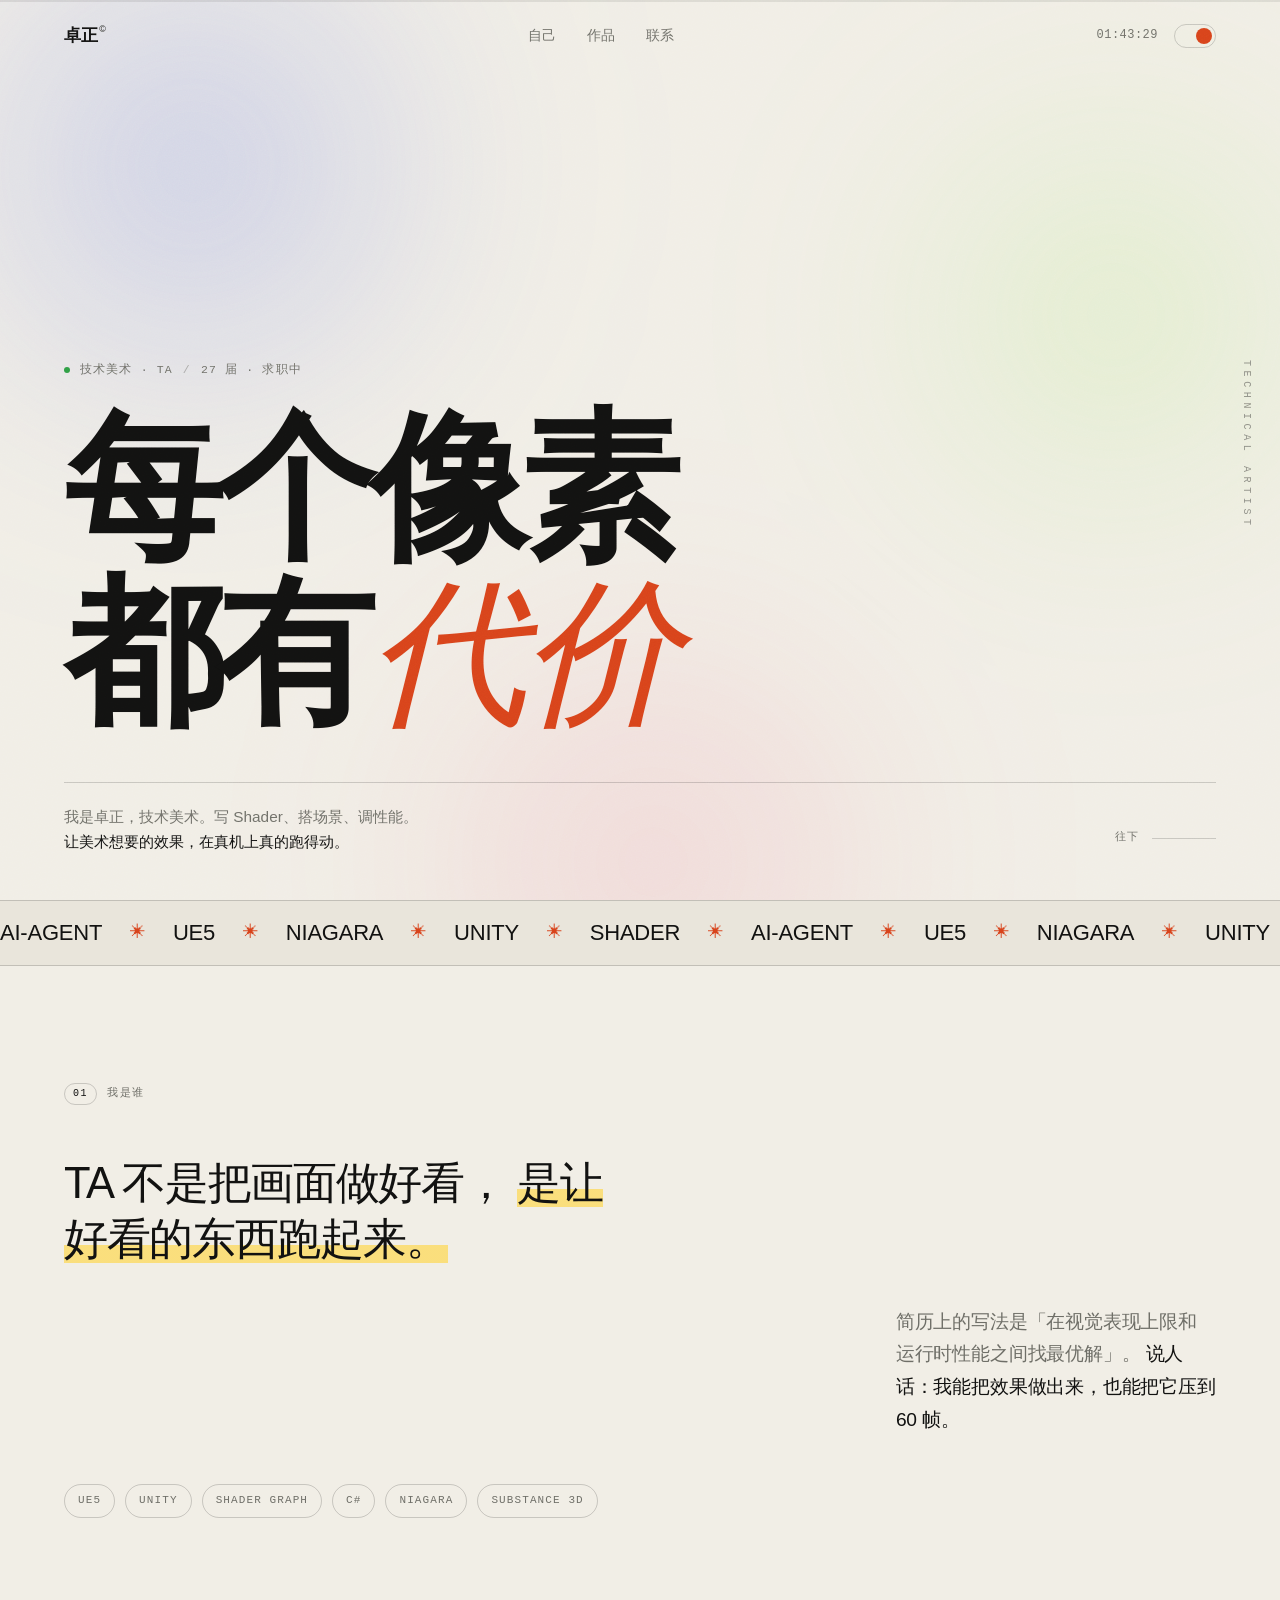
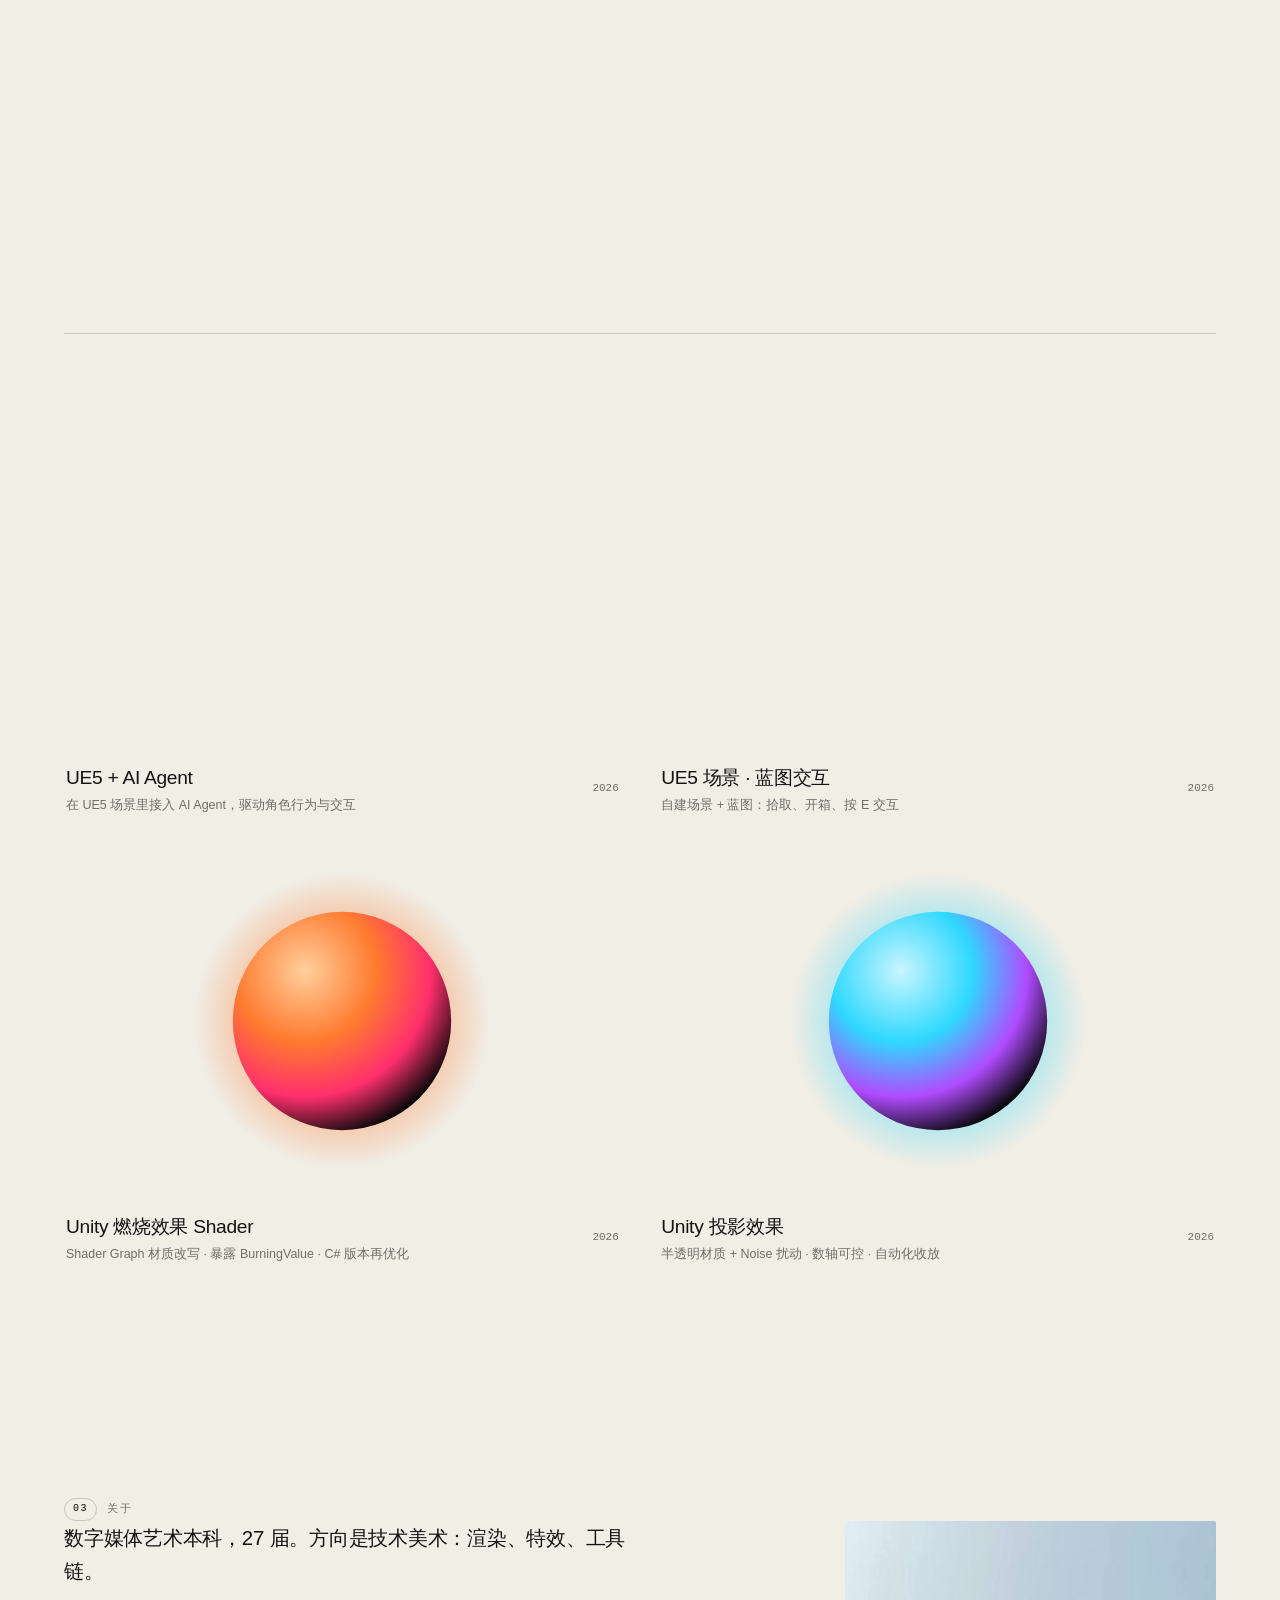
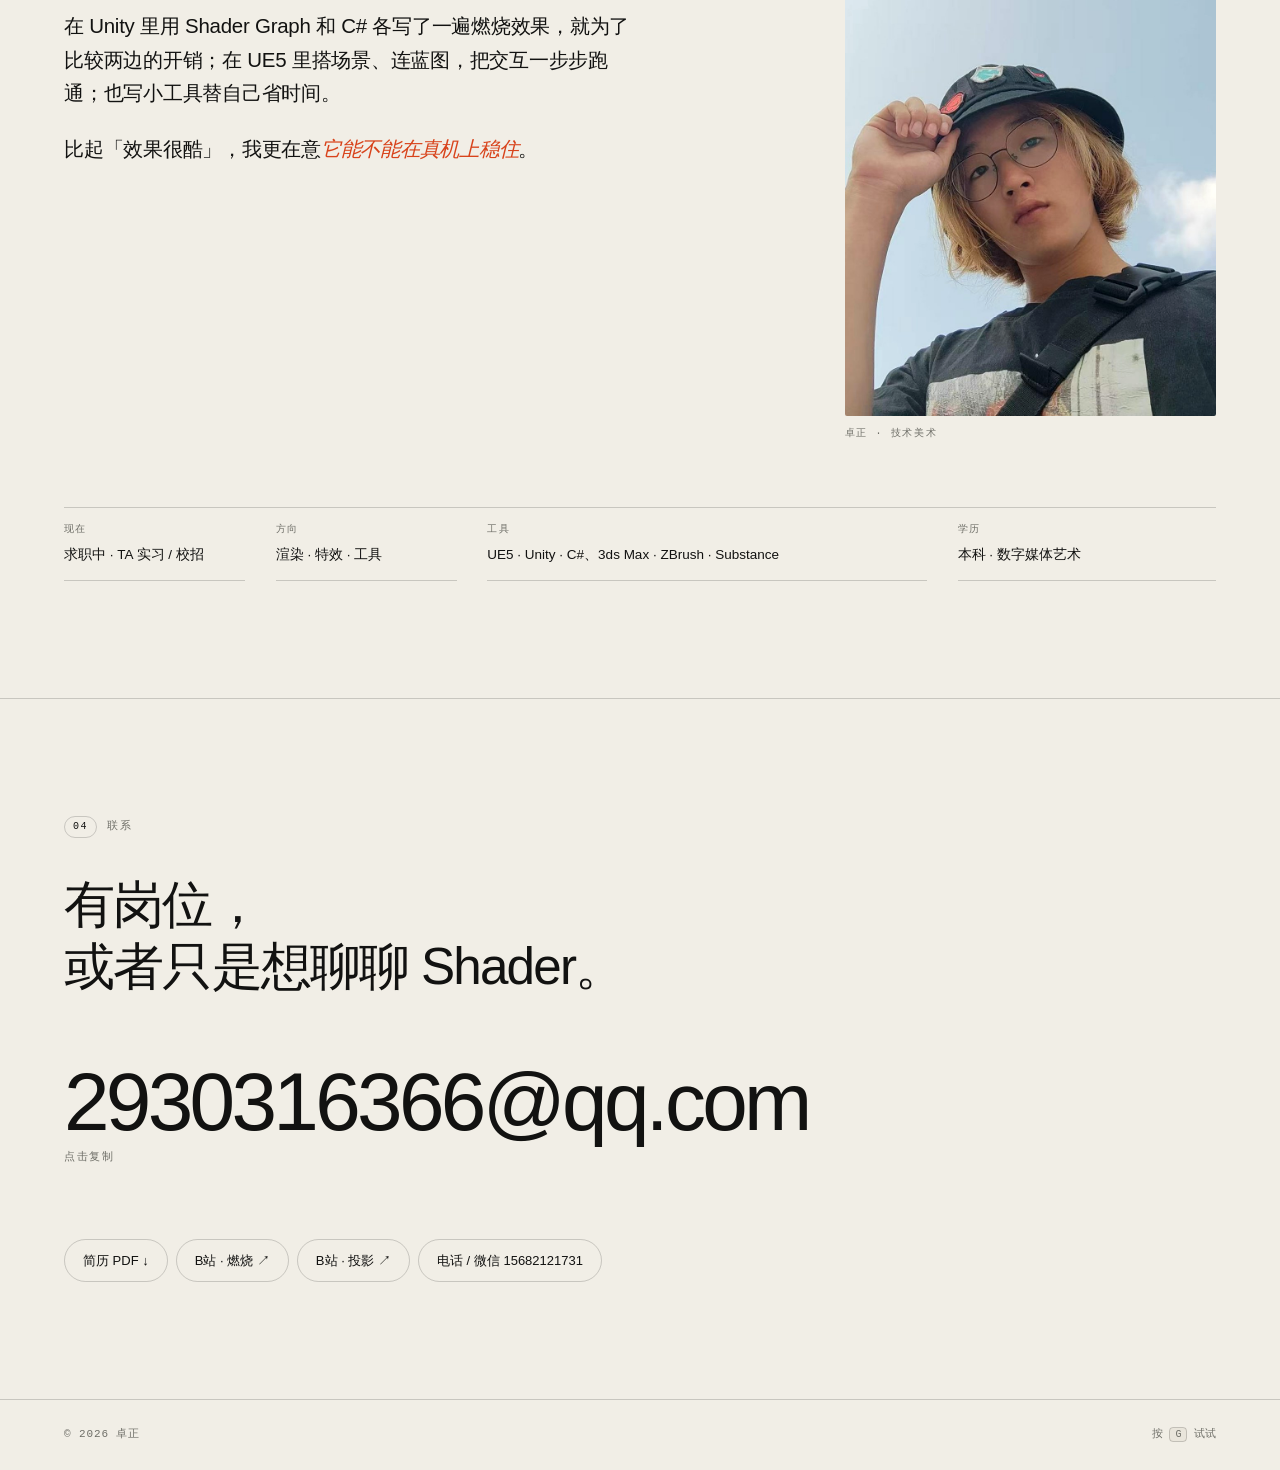
<file: index.html>
﻿<!DOCTYPE html>
<html lang="zh-CN" data-theme="dark">
<head>
<meta charset="UTF-8" />
<script>document.documentElement.classList.add('js');</script>
<meta name="viewport" content="width=device-width, initial-scale=1, viewport-fit=cover" />
<title>卓正 — 技术美术 TA</title>
<meta name="description" content="卓正的技术美术作品集。UE5 / Unity 的 Shader、场景、特效与工具链。在好看的画面和跑得动的帧率之间，找能交付的平衡点。" />
<meta property="og:title" content="卓正 — 技术美术 TA" />
<meta property="og:description" content="每个像素都有代价。UE5 / Unity · Shader · 场景 · 特效。" />
<meta property="og:type" content="website" />
<meta property="og:image" content="assets/og.png" />
<meta name="twitter:card" content="summary_large_image" />
<meta name="twitter:image" content="assets/og.png" />
<meta name="author" content="卓正" />
<meta name="theme-color" content="#0b0b0c" />
<script>
try {
  var t = localStorage.getItem('zz-theme');
  if (!t) t = matchMedia('(prefers-color-scheme: light)').matches ? 'light' : 'dark';
  document.documentElement.dataset.theme = t;
} catch (e) {}
</script>
<link rel="stylesheet" href="assets/style.css?v=6" />
<link rel="icon" href="data:image/svg+xml,<svg xmlns='http://www.w3.org/2000/svg' viewBox='0 0 100 100'><rect width='100' height='100' fill='%230b0b0c'/><circle cx='50' cy='50' r='24' fill='%23c8ff4d'/></svg>" />
</head>
<body>

<!-- 载入遮罩 -->
<div class="preloader" id="preloader" aria-hidden="true">
  <div class="preloader__inner">
    <span class="preloader__name"><i>Z</i><i>Z</i><i>Z</i></span>
    <span class="preloader__count" id="count">00</span>
  </div>
  <div class="preloader__bar"><i id="preBar"></i></div>
</div>

<!-- 光标 -->
<div class="cursor" id="cursor" aria-hidden="true"><span class="cursor__dot"></span><span class="cursor__ring"></span></div>

<!-- 滚动进度 -->
<div class="scrollbar" aria-hidden="true"><i id="scrollProgress"></i></div>

<!-- 背景光晕 -->
<div class="aurora" aria-hidden="true">
  <span class="aurora__blob aurora__blob--a"></span>
  <span class="aurora__blob aurora__blob--b"></span>
  <span class="aurora__blob aurora__blob--c"></span>
</div>
<div class="grain" aria-hidden="true"></div>

<a class="skip" href="#work">跳到作品</a>

<header class="nav" id="nav">
  <a class="nav__logo" href="#top" data-magnet>
    <span class="nav__mark">卓正</span><sup>©</sup>
  </a>
  <nav class="nav__links" aria-label="主导航">
    <a href="#about" data-cursor="读">自己</a>
    <a href="#work" data-cursor="看">作品</a>
    <a href="#contact" data-cursor="聊">联系</a>
  </nav>
  <div class="nav__right">
    <span class="nav__clock" id="clock" aria-label="本地时间">--:--:--</span>
    <button class="switch" id="themeBtn" type="button" aria-label="切换明暗主题" aria-pressed="false">
      <span class="switch__dot"></span>
    </button>
  </div>
</header>

<main id="top">

  <!-- ============ HERO ============ -->
  <section class="hero">
    <div class="hero__meta">
      <span class="dot-live" aria-hidden="true"></span>
      <span>技术美术 · TA</span>
      <span class="hero__sep">/</span>
      <span>27 届 · 求职中</span>
    </div>

    <h1 class="hero__title" data-split>
      每个像素<br />都有<span class="serif">代价</span>
    </h1>

    <div class="hero__bottom">
      <p class="hero__lede">
        我是卓正，技术美术。写 Shader、搭场景、调性能。<br />
        <em>让美术想要的效果，在真机上真的跑得动。</em>
      </p>
      <a class="scroll-cue" href="#manifesto" data-cursor="↓">
        <span>往下</span>
        <span class="scroll-cue__line" aria-hidden="true"></span>
      </a>
    </div>

    <div class="hero__grain-word" aria-hidden="true">TECHNICAL ARTIST</div>
  </section>

  <!-- ============ 走马灯 ============ -->
  <div class="marquee" aria-hidden="true">
    <div class="marquee__track">
      <span>AI-AGENT</span><i>✳</i><span>UE5</span><i>✳</i><span>NIAGARA</span><i>✳</i><span>UNITY</span><i>✳</i><span>SHADER</span><i>✳</i>
      <span>AI-AGENT</span><i>✳</i><span>UE5</span><i>✳</i><span>NIAGARA</span><i>✳</i><span>UNITY</span><i>✳</i><span>SHADER</span><i>✳</i>
      <span>AI-AGENT</span><i>✳</i><span>UE5</span><i>✳</i><span>NIAGARA</span><i>✳</i><span>UNITY</span><i>✳</i><span>SHADER</span><i>✳</i>
      <span>AI-AGENT</span><i>✳</i><span>UE5</span><i>✳</i><span>NIAGARA</span><i>✳</i><span>UNITY</span><i>✳</i><span>SHADER</span><i>✳</i>
    </div>
  </div>

  <!-- ============ 宣言 ============ -->
  <section class="section manifesto" id="manifesto">
    <p class="label" data-reveal><span>01</span> 我是谁</p>
    <p class="manifesto__text" data-reveal>
      TA 不是把画面做好看，
      <span class="hl">是让好看的东西跑起来。</span>
    </p>
    <p class="manifesto__text manifesto__text--sub" data-reveal>
      简历上的写法是「在视觉表现上限和运行时性能之间找最优解」。
      <em>说人话：我能把效果做出来，也能把它压到 60 帧。</em>
    </p>
    <ul class="pills" data-reveal>
      <li>UE5</li>
      <li>Unity</li>
      <li>Shader Graph</li>
      <li>C#</li>
      <li>Niagara</li>
      <li>Substance 3D</li>
    </ul>
  </section>

  <!-- ============ 作品 ============ -->
  <section class="section work" id="work">
    <div class="section__head">
      <p class="label" data-reveal><span>02</span> 精选作品</p>
      <h2 class="section__title" data-reveal>做出来的<br class="br-sm" />东西</h2>
      <p class="section__note" data-reveal>2026 · 点开看演示视频<br />（视频在 B 站）</p>
    </div>

    <div class="cards">
      <a class="card" href="https://www.bilibili.com/video/BV1PQsP6HEyo" target="_blank" rel="noopener"
         data-video="BV1PQsP6HEyo" data-video-title="UE5 + AI Agent" data-cursor="看">
        <div class="card__media" data-reveal="clip">
          <span class="orb"><svg viewBox="0 0 200 200" aria-hidden="true">
            <defs>
              <radialGradient id="og1" cx="50%" cy="50%" r="50%">
                <stop offset="52%" stop-color="#a78bfa" stop-opacity=".50"/>
                <stop offset="100%" stop-color="#a78bfa" stop-opacity="0"/>
              </radialGradient>
              <radialGradient id="ob1" cx="33%" cy="27%" r="78%">
                <stop offset="0%" stop-color="#d8ccff"/>
                <stop offset="42%" stop-color="#a78bfa"/>
                <stop offset="74%" stop-color="#4453ff"/>
                <stop offset="100%" stop-color="#08080a"/>
              </radialGradient>
            </defs>
            <circle cx="100" cy="100" r="100" fill="url(#og1)"/>
            <circle cx="100" cy="100" r="74" fill="url(#ob1)"/>
          </svg></span>
          <span class="card__view">看视频 <b>↗</b></span>
        </div>
        <div class="card__info">
          <h3>UE5 + AI Agent</h3>
          <p>在 UE5 场景里接入 AI Agent，驱动角色行为与交互</p>
          <span class="card__year">2026</span>
        </div>
      </a>

      <a class="card" href="https://www.bilibili.com/video/BV1WQsP6nEq8" target="_blank" rel="noopener"
         data-video="BV1WQsP6nEq8" data-video-title="UE5 场景搭建 · 交互蓝图" data-cursor="看">
        <div class="card__media" data-reveal="clip">
          <span class="orb"><svg viewBox="0 0 200 200" aria-hidden="true">
            <defs>
              <radialGradient id="og2" cx="50%" cy="50%" r="50%">
                <stop offset="52%" stop-color="#8eff3c" stop-opacity=".50"/>
                <stop offset="100%" stop-color="#8eff3c" stop-opacity="0"/>
              </radialGradient>
              <radialGradient id="ob2" cx="33%" cy="27%" r="78%">
                <stop offset="0%" stop-color="#dcffb0"/>
                <stop offset="42%" stop-color="#8eff3c"/>
                <stop offset="74%" stop-color="#2dd4a7"/>
                <stop offset="100%" stop-color="#08080a"/>
              </radialGradient>
            </defs>
            <circle cx="100" cy="100" r="100" fill="url(#og2)"/>
            <circle cx="100" cy="100" r="74" fill="url(#ob2)"/>
          </svg></span>
          <span class="card__view">看视频 <b>↗</b></span>
        </div>
        <div class="card__info">
          <h3>UE5 场景 · 蓝图交互</h3>
          <p>自建场景 + 蓝图：拾取、开箱、按 E 交互</p>
          <span class="card__year">2026</span>
        </div>
      </a>

      <a class="card" href="https://www.bilibili.com/video/BV1HeYC61Egx" target="_blank" rel="noopener"
         data-video="BV1HeYC61Egx" data-video-title="Unity 燃烧效果 Shader" data-cursor="看">
        <div class="card__media" data-reveal="clip">
          <span class="orb"><svg viewBox="0 0 200 200" aria-hidden="true">
            <defs>
              <radialGradient id="og3" cx="50%" cy="50%" r="50%">
                <stop offset="52%" stop-color="#ff7a2f" stop-opacity=".50"/>
                <stop offset="100%" stop-color="#ff7a2f" stop-opacity="0"/>
              </radialGradient>
              <radialGradient id="ob3" cx="33%" cy="27%" r="78%">
                <stop offset="0%" stop-color="#ffcf9c"/>
                <stop offset="42%" stop-color="#ff7a2f"/>
                <stop offset="74%" stop-color="#ff2f6d"/>
                <stop offset="100%" stop-color="#08080a"/>
              </radialGradient>
            </defs>
            <circle cx="100" cy="100" r="100" fill="url(#og3)"/>
            <circle cx="100" cy="100" r="74" fill="url(#ob3)"/>
          </svg></span>
          <span class="card__view">看视频 <b>↗</b></span>
        </div>
        <div class="card__info">
          <h3>Unity 燃烧效果 Shader</h3>
          <p>Shader Graph 材质改写 · 暴露 BurningValue · C# 版本再优化</p>
          <span class="card__year">2026</span>
        </div>
      </a>

      <a class="card" href="https://www.bilibili.com/video/BV1neYC6yE1d" target="_blank" rel="noopener"
         data-video="BV1neYC6yE1d" data-video-title="Unity 投影效果" data-cursor="看">
        <div class="card__media" data-reveal="clip">
          <span class="orb"><svg viewBox="0 0 200 200" aria-hidden="true">
            <defs>
              <radialGradient id="og4" cx="50%" cy="50%" r="50%">
                <stop offset="52%" stop-color="#2fd8ff" stop-opacity=".50"/>
                <stop offset="100%" stop-color="#2fd8ff" stop-opacity="0"/>
              </radialGradient>
              <radialGradient id="ob4" cx="33%" cy="27%" r="78%">
                <stop offset="0%" stop-color="#c9f5ff"/>
                <stop offset="42%" stop-color="#2fd8ff"/>
                <stop offset="74%" stop-color="#b04bff"/>
                <stop offset="100%" stop-color="#08080a"/>
              </radialGradient>
            </defs>
            <circle cx="100" cy="100" r="100" fill="url(#og4)"/>
            <circle cx="100" cy="100" r="74" fill="url(#ob4)"/>
          </svg></span>
          <span class="card__view">看视频 <b>↗</b></span>
        </div>
        <div class="card__info">
          <h3>Unity 投影效果</h3>
          <p>半透明材质 + Noise 扰动 · 数轴可控 · 自动化收放</p>
          <span class="card__year">2026</span>
        </div>
      </a>
    </div>
  </section>

  <!-- ============ 关于 ============ -->
  <section class="section about" id="about">
    <p class="label" data-reveal><span>03</span> 关于</p>
    <div class="about__grid">
      <div class="about__body">
        <p data-reveal>数字媒体艺术本科，27 届。方向是技术美术：渲染、特效、工具链。</p>
        <p data-reveal>在 Unity 里用 Shader Graph 和 C# 各写了一遍燃烧效果，就为了比较两边的开销；在 UE5 里搭场景、连蓝图，把交互一步步跑通；也写小工具替自己省时间。</p>
        <p data-reveal>比起「效果很酷」，我更在意<em>它能不能在真机上稳住</em>。</p>
      </div>

      <figure class="about__portrait" data-reveal>
        <img src="assets/work/portrait.jpg" alt="卓正的照片" width="900" height="1200" loading="lazy" />
        <figcaption>卓正 · 技术美术</figcaption>
      </figure>

      <dl class="about__stats" data-reveal>
        <div><dt>现在</dt><dd>求职中 · TA 实习 / 校招</dd></div>
        <div><dt>方向</dt><dd>渲染 · 特效 · 工具</dd></div>
        <div><dt>工具</dt><dd>UE5 · Unity · C#、3ds Max · ZBrush · Substance</dd></div>
        <div><dt>学历</dt><dd>本科 · 数字媒体艺术</dd></div>
      </dl>
    </div>
  </section>

  <!-- ============ 联系 ============ -->
  <section class="section contact" id="contact">
    <p class="label" data-reveal><span>04</span> 联系</p>
    <p class="contact__say" data-reveal>有岗位，<br />或者只是想聊聊 Shader。</p>
    <button class="contact__mail" id="mailBtn" data-magnet data-cursor="复制" type="button" aria-label="复制邮箱地址">
      <span class="contact__mail-text">2930316366@qq.com</span>
      <span class="contact__mail-hint">点击复制</span>
    </button>
    <div class="contact__links" data-reveal>
      <a href="assets/resume.pdf" target="_blank" rel="noopener" data-magnet>简历 PDF ↓</a>
      <a href="https://www.bilibili.com/video/BV1HeYC61Egx" target="_blank" rel="noopener" data-magnet>B站 · 燃烧 ↗</a>
      <a href="https://www.bilibili.com/video/BV1neYC6yE1d" target="_blank" rel="noopener" data-magnet>B站 · 投影 ↗</a>
      <a href="tel:15682121731" data-magnet>电话 / 微信 15682121731</a>
    </div>
  </section>

</main>

<footer class="foot">
  <div class="foot__row">
    <span>© 2026 卓正</span>
    <button class="foot__egg" id="chaosBtn" type="button" aria-pressed="false">按 <kbd>G</kbd> 试试</button>
  </div>
</footer>

<div class="toast" id="toast" role="status" aria-live="polite"></div>

<!-- 视频灯箱 -->
<div class="lightbox" id="lightbox" role="dialog" aria-modal="true" aria-label="作品视频" aria-hidden="true" tabindex="-1">
  <button class="lightbox__close" id="lbClose" type="button" aria-label="关闭视频">✕</button>
  <div class="lightbox__frame">
    <iframe id="lbFrame" title="作品视频" src="about:blank"
            allow="autoplay; fullscreen; picture-in-picture" allowfullscreen referrerpolicy="no-referrer"></iframe>
  </div>
  <p class="lightbox__cap" id="lbCap"></p>
</div>

<script src="assets/main.js?v=6"></script>
</body>
</html>
</file>
<file: assets/style.css>
/* =========================================================
   ZZ — portfolio
   手写 CSS，无框架、无图片素材
   ========================================================= */

/* ---------- tokens ---------- */
:root {
  --bg: #0b0b0c;
  --bg-soft: #111113;
  --fg: #f2efe8;
  --muted: #8b8b86;
  --line: rgba(242, 239, 232, .14);
  --line-soft: rgba(242, 239, 232, .07);
  --accent: #c8ff4d;
  --accent-ink: #0b0b0c;
  --accent-2: #ff5c35;

  --font-sans: "Inter", "Helvetica Neue", Helvetica, Arial,
    "PingFang SC", "Hiragino Sans GB", "Microsoft YaHei", sans-serif;
  --font-serif: "Georgia", "Times New Roman", "Songti SC", "Noto Serif SC", serif;
  --font-mono: "SFMono-Regular", ui-monospace, "Cascadia Mono", Consolas, monospace;

  --pad: clamp(20px, 5vw, 72px);
  --gap: clamp(16px, 2.5vw, 40px);
  --sec: clamp(88px, 13vh, 176px);

  --ease: cubic-bezier(.16, 1, .3, 1);
  --ease-io: cubic-bezier(.65, .05, .36, 1);
}

html[data-theme="light"] {
  --bg: #f1eee6;
  --bg-soft: #e9e5db;
  --fg: #121211;
  --muted: #6f6f68;
  --line: rgba(18, 18, 17, .18);
  --line-soft: rgba(18, 18, 17, .09);
  --accent: #1b1b19;
  --accent-ink: #f1eee6;
  --accent-2: #d8431b;
}

/* ---------- reset ---------- */
*, *::before, *::after { box-sizing: border-box; }

html {
  -webkit-text-size-adjust: 100%;
  scroll-behavior: smooth;
  scroll-padding-top: 84px;
}

body {
  margin: 0;
  background: var(--bg);
  color: var(--fg);
  font-family: var(--font-sans);
  font-size: clamp(15px, .55vw + 13px, 18px);
  line-height: 1.62;
  font-weight: 400;
  overflow-x: hidden;
  -webkit-font-smoothing: antialiased;
  transition: background-color .6s var(--ease), color .6s var(--ease);
}

body.is-loading { overflow: hidden; }

h1, h2, h3, p, dl, dd, ul { margin: 0; }
ul { padding: 0; list-style: none; }
a { color: inherit; text-decoration: none; }
button { font: inherit; color: inherit; background: none; border: 0; padding: 0; cursor: pointer; }
canvas { display: block; width: 100%; height: 100%; }

::selection { background: var(--accent); color: var(--accent-ink); }

:focus-visible {
  outline: 2px solid var(--accent-2);
  outline-offset: 4px;
  border-radius: 2px;
}

.serif { font-family: var(--font-serif); font-style: italic; font-weight: 400; }

.skip {
  position: fixed; top: 8px; left: 8px; z-index: 999;
  padding: 10px 16px; background: var(--fg); color: var(--bg);
  transform: translateY(-160%); transition: transform .3s var(--ease);
}
.skip:focus { transform: none; }

/* ---------- 光标 ---------- */
.cursor {
  position: fixed; inset: 0 auto auto 0; z-index: 9600;
  pointer-events: none; mix-blend-mode: difference;
  opacity: 0; transition: opacity .3s;
  will-change: transform;
}
.cursor.is-on { opacity: 1; }
.cursor__dot,
.cursor__ring {
  position: absolute; top: 0; left: 0; border-radius: 50%;
  transform: translate(-50%, -50%);
}
.cursor__dot { width: 6px; height: 6px; background: #fff; }
.cursor__ring {
  width: 34px; height: 34px; border: 1px solid rgba(255, 255, 255, .75);
  transition: width .35s var(--ease), height .35s var(--ease),
              border-color .35s, background-color .35s;
}
.cursor.is-hover .cursor__ring {
  width: 62px; height: 62px; border-color: transparent;
  background: rgba(255, 255, 255, .92);
}
.cursor.is-hover .cursor__dot { opacity: 0; }
.cursor__label {
  position: absolute; top: 0; left: 0; transform: translate(-50%, -50%);
  font-size: 11px; letter-spacing: .08em; color: #0b0b0c; text-transform: uppercase;
  opacity: 0; transition: opacity .2s; white-space: nowrap;
}
.cursor.is-hover .cursor__label { opacity: 1; }

@media (pointer: fine) {
  body.has-cursor, body.has-cursor a, body.has-cursor button { cursor: none; }
}

/* ---------- 进度条 ---------- */
.scrollbar {
  position: fixed; top: 0; left: 0; right: 0; height: 2px; z-index: 800;
  background: var(--line-soft);
}
.scrollbar i {
  display: block; height: 100%; background: var(--accent);
  transform: scaleX(0); transform-origin: 0 50%;
}

/* ---------- 背景 ---------- */
.aurora {
  position: fixed; inset: 0; z-index: -2; overflow: hidden;
  pointer-events: none; opacity: .34;
}
.aurora__blob {
  position: absolute; border-radius: 50%;
  filter: blur(110px);
  will-change: transform;
}
.aurora__blob--a {
  width: 46vw; height: 46vw; left: -8vw; top: -10vw;
  background: radial-gradient(circle, #3c5cff 0%, transparent 68%);
  animation: drift-a 26s var(--ease-io) infinite alternate;
}
.aurora__blob--b {
  width: 38vw; height: 38vw; right: -6vw; top: 8vh;
  background: radial-gradient(circle, #8eff3c 0%, transparent 70%);
  animation: drift-b 32s var(--ease-io) infinite alternate;
  opacity: .75;
}
.aurora__blob--c {
  width: 42vw; height: 42vw; left: 30vw; bottom: -18vw;
  background: radial-gradient(circle, #ff2f6d 0%, transparent 70%);
  animation: drift-c 29s var(--ease-io) infinite alternate;
  opacity: .6;
}
@keyframes drift-a { to { transform: translate3d(12vw, 8vh, 0) scale(1.2); } }
@keyframes drift-b { to { transform: translate3d(-14vw, 14vh, 0) scale(.85); } }
@keyframes drift-c { to { transform: translate3d(-10vw, -12vh, 0) scale(1.15); } }

html[data-theme="light"] .aurora { opacity: .28; mix-blend-mode: multiply; }

/* 颗粒 */
.grain {
  position: fixed; inset: 0; z-index: 8500; pointer-events: none;
  opacity: .32; mix-blend-mode: overlay;
  background-image: url("data:image/svg+xml,%3Csvg xmlns='http://www.w3.org/2000/svg' width='160' height='160'%3E%3Cfilter id='n'%3E%3CfeTurbulence type='fractalNoise' baseFrequency='.82' numOctaves='3' stitchTiles='stitch'/%3E%3C/filter%3E%3Crect width='160' height='160' filter='url(%23n)' opacity='.5'/%3E%3C/svg%3E");
  animation: grain 8s steps(6) infinite;
}
@keyframes grain {
  0%, 100% { transform: translate(0, 0); }
  20% { transform: translate(-2%, 1%); }
  40% { transform: translate(1%, -2%); }
  60% { transform: translate(-1%, -1%); }
  80% { transform: translate(2%, 2%); }
}

/* ---------- 载入 ---------- */
.preloader {
  position: fixed; inset: 0; z-index: 9500;
  display: none; flex-direction: column; justify-content: flex-end;
  background: #0b0b0c; color: #f2efe8;
  padding: var(--pad);
  transition: transform 1s var(--ease), opacity .6s ease .3s;
}
.preloader.is-done { transform: translateY(-101%); opacity: .4; }
html.js .preloader { display: flex; }
.preloader__inner {
  display: flex; align-items: flex-end; justify-content: space-between; gap: 20px;
}
.preloader__name {
  display: flex; align-items: flex-end; gap: .02em;
  font-size: clamp(52px, 12vw, 176px); font-weight: 600;
  letter-spacing: -.06em; line-height: .82;
  opacity: 0; transform: translateY(40px);
  animation: rise .9s var(--ease) .1s forwards;
}
/* 三个 Z，由大到小 */
.preloader__name i { display: block; font-style: normal; }
.preloader__name i:nth-child(1) { font-size: 1em; }
.preloader__name i:nth-child(2) { font-size: .6em; }
.preloader__name i:nth-child(3) { font-size: .36em; color: var(--accent); margin-left: .06em; }
.preloader__count {
  font-family: var(--font-mono); font-size: clamp(14px, 2vw, 22px);
  color: #c8ff4d; letter-spacing: .06em;
}
.preloader__bar {
  margin-top: 24px; height: 1px; background: rgba(255, 255, 255, .15);
}
.preloader__bar i {
  display: block; height: 100%; width: 0%; background: #c8ff4d;
  transition: width .2s linear;
}
@keyframes rise { to { opacity: 1; transform: none; } }

/* ---------- 导航 ---------- */
.nav {
  position: fixed; top: 0; left: 0; right: 0; z-index: 700;
  display: flex; align-items: center; justify-content: space-between;
  gap: 24px; height: 72px; padding: 0 var(--pad);
  border-bottom: 1px solid transparent;
  transition: background-color .4s, border-color .4s, transform .5s var(--ease);
}
.nav.is-solid {
  background: var(--bg);
  background: color-mix(in srgb, var(--bg) 72%, transparent);
  backdrop-filter: blur(14px) saturate(1.4);
  -webkit-backdrop-filter: blur(14px) saturate(1.4);
  border-bottom-color: var(--line);
}
.nav.is-hidden { transform: translateY(-100%); }

.nav__logo {
  display: inline-flex; align-items: flex-start; gap: 2px;
  font-weight: 700; font-size: 17px; letter-spacing: -.02em;
  padding: 8px 0;
}
.nav__logo sup { font-size: 9px; font-weight: 400; top: .2em; color: var(--accent); }
.nav__mark { position: relative; }

.nav__links { display: flex; gap: clamp(14px, 2.4vw, 34px); font-size: 14px; }
.nav__links a {
  position: relative; padding: 6px 0; color: var(--muted);
  transition: color .3s;
}
.nav__links a::after {
  content: ""; position: absolute; left: 0; bottom: 0; width: 100%; height: 1px;
  background: currentColor; transform: scaleX(0); transform-origin: 100% 50%;
  transition: transform .45s var(--ease);
}
.nav__links a:hover { color: var(--fg); }
.nav__links a:hover::after { transform: scaleX(1); transform-origin: 0 50%; }

.nav__right { display: flex; align-items: center; gap: 16px; }
.nav__clock {
  font-family: var(--font-mono); font-size: 12px; color: var(--muted);
  letter-spacing: .04em; font-variant-numeric: tabular-nums;
}

.switch {
  width: 42px; height: 24px; border: 1px solid var(--line); border-radius: 999px;
  position: relative; transition: border-color .3s;
}
.switch__dot {
  position: absolute; top: 3px; left: 3px; width: 16px; height: 16px; border-radius: 50%;
  background: var(--fg); transition: transform .45s var(--ease), background-color .3s;
}
html[data-theme="light"] .switch__dot { transform: translateX(18px); background: var(--accent-2); }

@media (max-width: 720px) {
  .nav__links { gap: 12px; font-size: 12px; }
  .nav__links a { padding: 4px 0; }
  .nav__clock { display: none; }
  .nav { height: 60px; gap: 12px; }
  .switch { width: 36px; height: 21px; flex: none; }
  .switch__dot { width: 14px; height: 14px; }
  html[data-theme="light"] .switch__dot { transform: translateX(14px); }
}

/* ---------- 通用区块 ---------- */
main { position: relative; }

.section {
  width: min(1560px, 100%);
  margin-inline: auto;
  padding: var(--sec) var(--pad);
}

.label {
  display: flex; align-items: center; gap: 10px;
  font-family: var(--font-mono); font-size: 11px; letter-spacing: .14em;
  text-transform: uppercase; color: var(--muted);
}
.label span {
  color: var(--accent); border: 1px solid var(--line);
  border-radius: 999px; padding: 2px 8px; font-size: 10px;
}
html[data-theme="light"] .label span { color: var(--fg); }

.section__head {
  display: grid;
  grid-template-columns: 1fr auto;
  gap: 12px var(--gap);
  align-items: end;
  padding-bottom: clamp(32px, 5vw, 64px);
  border-bottom: 1px solid var(--line);
  margin-bottom: clamp(32px, 5vw, 64px);
}
.section__head .label { grid-column: 1 / -1; }
.section__title {
  font-size: clamp(38px, 7vw, 92px);
  line-height: .92; letter-spacing: -.045em; font-weight: 600;
}
.section__note {
  font-size: 13px; color: var(--muted); text-align: right;
  max-width: 32ch; justify-self: end; line-height: 1.7;
}
.br-sm { display: none; }

@media (max-width: 720px) {
  .section__head { grid-template-columns: 1fr; }
  .section__note { text-align: left; justify-self: start; }
  .br-sm { display: inline; }
}

/* ---------- HERO ---------- */
.hero {
  position: relative;
  min-height: 100vh;
  min-height: 100svh;
  display: flex; flex-direction: column; justify-content: flex-end;
  padding: 120px var(--pad) clamp(28px, 5vh, 56px);
  width: min(1560px, 100%); margin-inline: auto;
  overflow: hidden;
}

.hero__meta {
  display: flex; align-items: center; flex-wrap: wrap; gap: 10px;
  font-family: var(--font-mono); font-size: 11.5px; letter-spacing: .1em;
  color: var(--muted); text-transform: uppercase;
  opacity: 0; animation: fade 1s ease .9s forwards;
}
.hero__sep { opacity: .5; }
.dot-live {
  width: 6px; height: 6px; border-radius: 50%; background: var(--accent);
  box-shadow: 0 0 0 0 color-mix(in srgb, var(--accent) 60%, transparent);
  animation: pulse 2.4s infinite;
}
html[data-theme="light"] .dot-live { background: #2f9e44; }

@keyframes pulse {
  0% { box-shadow: 0 0 0 0 rgba(200, 255, 77, .55); }
  70%, 100% { box-shadow: 0 0 0 12px rgba(200, 255, 77, 0); }
}
@keyframes fade { to { opacity: 1; } }

.hero__title {
  margin: clamp(16px, 3vh, 36px) 0 clamp(28px, 5vh, 56px);
  font-size: clamp(50px, 12.4vw, 190px);
  line-height: 1.04;
  letter-spacing: -.042em;
  font-weight: 600;
  text-wrap: balance;
}
.hero__title .serif {
  letter-spacing: -.03em;
  color: var(--accent);
}
html[data-theme="light"] .hero__title .serif { color: var(--accent-2); }

/* 逐字 */
.ch {
  display: inline-block;
  opacity: 0;
  transform: translateY(.9em) rotate(4deg);
  transition: opacity .9s var(--ease), transform 1.1s var(--ease);
  transition-delay: calc(var(--i) * 32ms);
  will-change: transform, opacity;
}
.is-ready .ch { opacity: 1; transform: none; }
.ch--space { width: .28em; }

/* 悬浮抖动 */
.hero__title:hover .ch { animation: jitter .5s var(--ease); }
.hero__title:hover .ch:nth-child(odd) { animation-delay: .03s; }
@keyframes jitter {
  0%, 100% { transform: none; }
  40% { transform: translateY(-.045em) rotate(-1.2deg); }
  70% { transform: translateY(.02em) rotate(.8deg); }
}

.hero__bottom {
  display: flex; align-items: flex-end; justify-content: space-between;
  gap: var(--gap); flex-wrap: wrap;
  padding-top: 22px; border-top: 1px solid var(--line);
}
.hero__lede {
  max-width: 46ch; font-size: clamp(14px, 1.2vw, 17px); color: var(--muted);
  opacity: 0; animation: fade 1s ease 1.15s forwards;
}
.hero__lede em { color: var(--fg); font-style: normal; }

.scroll-cue {
  display: inline-flex; align-items: center; gap: 12px;
  font-family: var(--font-mono); font-size: 11px; letter-spacing: .14em;
  color: var(--muted); text-transform: uppercase; padding: 8px 0;
}
.scroll-cue__line {
  display: block; width: 64px; height: 1px; background: var(--line);
  position: relative; overflow: hidden;
}
.scroll-cue__line::after {
  content: ""; position: absolute; inset: 0; background: var(--accent);
  transform: translateX(-100%); animation: swipe 2.6s var(--ease-io) infinite;
}
@keyframes swipe {
  0% { transform: translateX(-100%); }
  55%, 100% { transform: translateX(100%); }
}

.hero__grain-word {
  position: absolute; right: calc(var(--pad) * .4); top: 40%;
  font-family: var(--font-mono);
  font-size: 10px; letter-spacing: .46em; font-weight: 400;
  color: var(--muted); opacity: .75;
  writing-mode: vertical-rl;
  pointer-events: none;
}
@media (max-width: 900px) { .hero__grain-word { display: none; } }

/* ---------- 走马灯 ---------- */
.marquee {
  overflow: hidden; border-block: 1px solid var(--line);
  padding: 14px 0; background: var(--bg-soft);
}
.marquee__track {
  display: flex; align-items: center; gap: 28px; width: max-content;
  animation: slide 26s linear infinite;
  font-size: clamp(15px, 2vw, 22px); letter-spacing: -.01em;
  text-transform: uppercase;
}
.marquee__track i { color: var(--accent); font-style: normal; font-size: .7em; }
html[data-theme="light"] .marquee__track i { color: var(--accent-2); }
.marquee:hover .marquee__track { animation-play-state: paused; }
@keyframes slide { to { transform: translateX(-25%); } }

/* ---------- 宣言 ---------- */
.manifesto { max-width: 1560px; }
.manifesto .label { margin-bottom: clamp(28px, 4vw, 52px); }
.manifesto__text {
  max-width: 24ch;
  font-size: clamp(24px, 3.4vw, 48px);
  line-height: 1.28; letter-spacing: -.03em; font-weight: 500;
  text-wrap: pretty;
}
.manifesto__text--sub {
  margin-top: clamp(24px, 3vw, 40px);
  margin-left: auto; max-width: 30ch;
  font-size: clamp(15px, 1.5vw, 20px); font-weight: 400;
  line-height: 1.7; letter-spacing: -.01em; color: var(--muted);
}
.manifesto__text--sub em { color: var(--fg); font-style: normal; }
.hl {
  background: linear-gradient(transparent 62%, color-mix(in srgb, var(--accent) 45%, transparent) 62%);
  -webkit-box-decoration-break: clone; box-decoration-break: clone;
}
html[data-theme="light"] .hl {
  background: linear-gradient(transparent 62%, color-mix(in srgb, #ffd43b 62%, transparent) 62%);
}

.pills { display: flex; flex-wrap: wrap; gap: 10px; margin-top: clamp(28px, 4vw, 48px); }
.pills li {
  font-family: var(--font-mono); font-size: 11px; letter-spacing: .1em;
  text-transform: uppercase; padding: 7px 13px;
  border: 1px solid var(--line); border-radius: 999px; color: var(--muted);
}

/* ---------- 作品卡 ---------- */
.cards { display: grid; grid-template-columns: repeat(2, 1fr); gap: var(--gap) clamp(16px, 3vw, 40px); }
@media (max-width: 860px) { .cards { grid-template-columns: 1fr; } }

.card { display: block; position: relative; }
.card__media {
  position: relative; height: 0; padding-bottom: 62.5%;
  overflow: visible;
}

/* 四颗渐变圆（SVG 画的，不依赖 CSS 渐变和变量） */
.orb {
  position: absolute; left: 50%; top: 50%;
  width: 53%; height: 0; padding-bottom: 53%;
  transform: translate(-50%, -50%);
  transition: transform 1.1s var(--ease);
}
.orb svg {
  position: absolute; left: 0; top: 0;
  width: 100%; height: 100%;
  overflow: visible;
}
.card:hover .orb { transform: translate(-50%, -50%) scale(1.05); }

.card__view {
  position: absolute; left: 50%; top: 50%;
  transform: translate(-50%, -50%) scale(.85);
  background: var(--fg); color: var(--bg);
  font-size: 12px; letter-spacing: .04em; padding: 10px 16px; border-radius: 999px;
  opacity: 0; transition: opacity .4s var(--ease), transform .5s var(--ease);
  white-space: nowrap; pointer-events: none;
}
.card:hover .card__view { opacity: 1; transform: translate(-50%, -50%) scale(1); }

.card__info {
  display: grid; grid-template-columns: 1fr auto; gap: 2px 16px;
  padding: 16px 2px 0;
}
.card__info h3 {
  font-size: clamp(17px, 1.5vw, 22px); font-weight: 500; letter-spacing: -.015em;
  transition: transform .5s var(--ease);
}
.card:hover .card__info h3 { transform: translateX(6px); }
.card__info p { grid-column: 1; font-size: 12.5px; color: var(--muted); }
.card__year {
  grid-row: 1 / span 2; grid-column: 2; align-self: center;
  font-family: var(--font-mono); font-size: 11px; color: var(--muted);
}

/* ---------- 关于 ---------- */
.about__grid {
  display: grid;
  grid-template-columns: minmax(0, 1fr) clamp(240px, 29vw, 400px);
  gap: clamp(24px, 4vw, 56px) clamp(24px, 4vw, 64px);
  align-items: start;
}
@media (max-width: 860px) { .about__grid { grid-template-columns: 1fr; } }

.about__body { max-width: 58ch; }
.about__body p {
  font-size: clamp(17px, 1.6vw, 22px); line-height: 1.62; letter-spacing: -.012em;
  margin-bottom: 1.1em; color: var(--fg);
}
.about__body p em { color: var(--accent); font-style: italic; font-family: var(--font-serif); }
html[data-theme="light"] .about__body p em { color: var(--accent-2); }

/* 人像：先灰，指针放上去才给颜色 */
.about__portrait { margin: 0; position: relative; }
.about__portrait img {
  display: block; width: 100%; height: auto; object-fit: cover;
  border-radius: 2px;
  filter: saturate(1.04) contrast(1.03);
  transition: transform 1.2s var(--ease), filter .6s;
}
.about__portrait:hover img { transform: scale(1.015); filter: saturate(1.1) contrast(1.04); }
.about__portrait figcaption {
  margin-top: 10px;
  font-family: var(--font-mono); font-size: 10px; letter-spacing: .16em;
  text-transform: uppercase; color: var(--muted);
}
@media (max-width: 860px) {
  .about__portrait { max-width: 240px; order: -1; }
}

.about__stats {
  grid-column: 1 / -1;
  margin-top: clamp(4px, 1.4vw, 14px);
  display: grid;
  grid-template-columns: .7fr .7fr 1.7fr 1fr;
  gap: 0 clamp(16px, 2.4vw, 40px);
  border-top: 1px solid var(--line);
}
.about__stats div {
  display: block; padding: 14px 0;
  border-bottom: 1px solid var(--line);
}
.about__stats dt {
  font-family: var(--font-mono); font-size: 10px; letter-spacing: .14em;
  text-transform: uppercase; color: var(--muted); margin-bottom: 7px;
}
.about__stats dd { font-size: 13.5px; line-height: 1.55; text-align: left; }
@media (max-width: 720px) {
  .about__stats { grid-template-columns: 1fr 1fr; }
}

/* ---------- 联系 ---------- */
.contact { border-top: 1px solid var(--line); }
.contact__say {
  font-size: clamp(26px, 4vw, 56px); line-height: 1.2; letter-spacing: -.035em;
  font-weight: 500; margin: clamp(20px, 3vw, 36px) 0 clamp(32px, 5vw, 64px);
  max-width: 20ch;
}
.contact__mail {
  display: inline-flex; flex-direction: column; gap: 6px;
  text-align: left; position: relative;
}
.contact__mail-text {
  font-size: clamp(28px, 6.4vw, 104px);
  line-height: 1; letter-spacing: -.045em; font-weight: 500;
  background-image: linear-gradient(currentColor, currentColor);
  background-size: 0% 2px; background-position: 0 96%; background-repeat: no-repeat;
  transition: background-size .7s var(--ease), color .4s;
}
.contact__mail:hover .contact__mail-text { background-size: 100% 2px; color: var(--accent); }
html[data-theme="light"] .contact__mail:hover .contact__mail-text { color: var(--accent-2); }
.contact__mail-hint {
  font-family: var(--font-mono); font-size: 11px; letter-spacing: .14em;
  text-transform: uppercase; color: var(--muted);
}

.contact__links {
  display: flex; flex-wrap: wrap; gap: 8px; margin-top: clamp(36px, 6vw, 72px);
}
.contact__links a {
  border: 1px solid var(--line); border-radius: 999px;
  padding: 10px 18px; font-size: 13px;
  transition: background-color .4s var(--ease), color .4s, border-color .4s, transform .4s var(--ease);
}
.contact__links a:hover {
  background: var(--fg); color: var(--bg); border-color: var(--fg);
}

/* ---------- 页脚 ---------- */
.foot {
  padding: 26px var(--pad);
  border-top: 1px solid var(--line);
}
.foot__row {
  display: flex; justify-content: space-between; align-items: center; flex-wrap: wrap;
  gap: 14px; font-family: var(--font-mono); font-size: 11px;
  letter-spacing: .08em; color: var(--muted); text-transform: uppercase;
}
.foot__egg { color: var(--muted); transition: color .3s; }
.foot__egg:hover { color: var(--fg); }
kbd {
  font-family: var(--font-mono); font-size: 10px;
  border: 1px solid var(--line); border-radius: 4px; padding: 1px 5px;
  background: var(--bg-soft);
}

/* ---------- toast ---------- */
.toast {
  position: fixed; left: 50%; bottom: 32px; z-index: 8800;
  transform: translate(-50%, 18px);
  background: var(--fg); color: var(--bg);
  padding: 11px 20px; border-radius: 999px; font-size: 13px;
  opacity: 0; pointer-events: none;
  transition: opacity .35s, transform .5s var(--ease);
}
.toast.is-on { opacity: 1; transform: translate(-50%, 0); }

/* ---------- 出场动画 ---------- */
html.js [data-reveal] {
  opacity: 0; transform: translateY(26px);
  transition: opacity .9s var(--ease), transform 1s var(--ease);
  transition-delay: var(--d, 0ms);
}
html.js [data-reveal].in-view { opacity: 1; transform: none; }

html.js [data-reveal="clip"] {
  opacity: 1; transform: none;
  clip-path: inset(0 0 100% 0);
  transition: clip-path 1.1s var(--ease);
  transition-delay: var(--d, 0ms);
}
html.js [data-reveal="clip"].in-view { clip-path: inset(0 0 0 0); }

html.js .pills li { opacity: 0; transform: translateY(10px); transition: opacity .6s, transform .6s var(--ease); }
html.js .pills.in-view li { opacity: 1; transform: none; }

/* ---------- 混沌模式彩蛋 ---------- */
body.chaos { animation: hueshift 6s linear infinite; }
body.chaos .hero__title,
body.chaos .section__title { animation: glitch 2.4s steps(2) infinite; }
body.chaos .grain { opacity: .7; }
@keyframes hueshift { to { filter: hue-rotate(360deg); } }
@keyframes glitch {
  0%, 92%, 100% { transform: none; }
  93% { transform: translate(-3px, 2px) skewX(-2deg); }
  95% { transform: translate(4px, -2px) skewX(1.6deg); }
  97% { transform: translate(-2px, 1px); }
}

/* ---------- 减小屏适配（放在最后，保证覆盖前面的基础样式） ---------- */
@media (max-width: 720px) {
  .hero { justify-content: space-between; padding-top: 92px; }
  .hero__title { margin-block: auto; font-size: clamp(44px, 14.5vw, 72px); }
  .hero__bottom { display: block; padding-top: 18px; }
  .hero__lede { max-width: 100%; font-size: 13.5px; }
  .scroll-cue { margin-top: 14px; }
  .scroll-cue__line { width: 42px; }
  .marquee__track { gap: 18px; }
  .section__title { font-size: clamp(34px, 10vw, 56px); }
  .card__info { padding-top: 12px; }
  .contact__mail-text { font-size: clamp(26px, 8.6vw, 46px); }
  .foot__row { font-size: 10px; }
}

/* ---------- 视频灯箱 ---------- */
.lightbox {
  position: fixed; inset: 0; z-index: 9500;
  display: grid; place-items: center;
  padding: clamp(16px, 4vw, 48px);
  background: rgba(6, 5, 4, .93);
  backdrop-filter: blur(8px);
  -webkit-backdrop-filter: blur(8px);
  opacity: 0; pointer-events: none;
  transition: opacity .35s var(--ease);
}
.lightbox.is-open { opacity: 1; pointer-events: auto; }
.lightbox__frame {
  width: min(1120px, 92vw);
  position: relative; height: 0; padding-bottom: 56.25%;
  background: #000;
  border: 1px solid var(--line);
  border-radius: 3px;
  overflow: hidden;
  transform: scale(.96);
  transition: transform .5s var(--ease);
  box-shadow: 0 40px 80px rgba(0, 0, 0, .7);
}
.lightbox.is-open .lightbox__frame { transform: none; }
.lightbox__frame iframe { position: absolute; inset: 0; display: block; width: 100%; height: 100%; border: 0; }
.lightbox__cap {
  margin-top: 14px; text-align: center;
  font-family: var(--font-mono); font-size: 11px; letter-spacing: .16em;
  text-transform: uppercase; color: var(--muted);
}
.lightbox__close {
  position: absolute; top: clamp(12px, 3vw, 28px); right: clamp(12px, 3vw, 28px);
  width: 44px; height: 44px; border-radius: 50%;
  border: 1px solid var(--line); color: var(--fg);
  font-size: 18px; line-height: 1;
  display: grid; place-items: center;
  transition: background-color .3s, border-color .3s, transform .4s var(--ease);
}
.lightbox__close:hover { background: var(--fg); color: var(--bg); border-color: var(--fg); transform: rotate(90deg); }

/* ---------- 减弱动效 ---------- */
@media (prefers-reduced-motion: reduce) {
  html { scroll-behavior: auto; }
  *, *::before, *::after {
    animation-duration: .001ms !important;
    animation-iteration-count: 1 !important;
    transition-duration: .001ms !important;
  }
  [data-reveal], .ch, [data-reveal="clip"] { opacity: 1 !important; transform: none !important; clip-path: none !important; }
  .preloader { display: none; }
  .cursor { display: none; }
}
</file>
